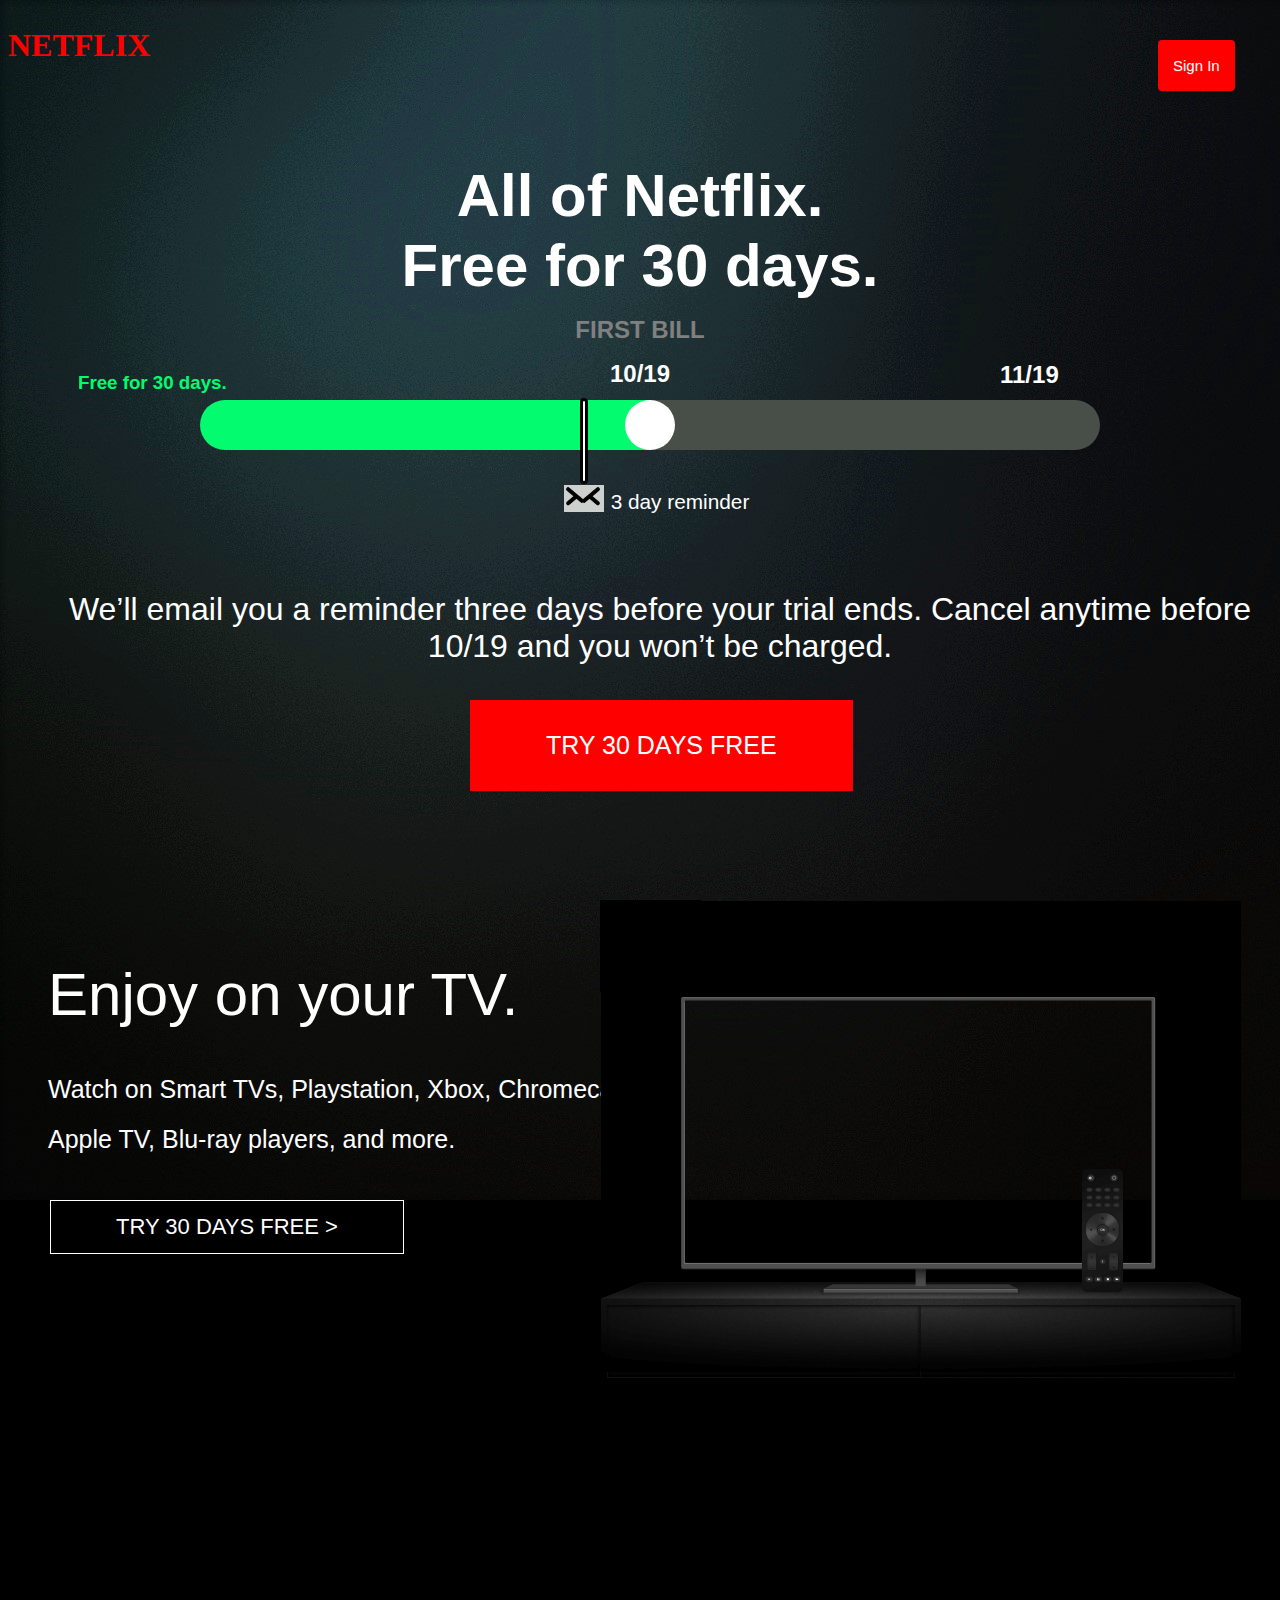
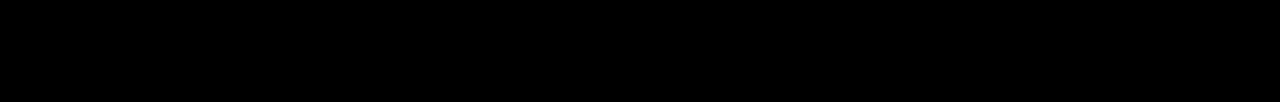
<file: index.html>
<!DOCTYPE html>
<html lang="en">
<head>
    <title>Static Layout Project</title>
    <h2>NETFLIX</h2>
    <link rel="stylesheet" href="main2.css">
</head>
<body>
    <div class="section1">
        <a href="undefined" class="myButton" >Sign In</a>
        <h1>All of Netflix.</h1>
        <h1>Free for 30 days.</h1>
        <h3>Free for 30 days.</h3>
        <h4>FIRST BILL</h4>
        <h5>10/19</h5>
        <h6>11/19</h6>
    
        <ul>
            <li>
                <p class="mailReminder">3 day reminder</p>
                <p class="paragraph">We’ll email you a reminder three days before your trial ends. Cancel anytime before 10/19 and you won’t be charged.</p>
            </li>
        </ul>
        <a href="undefined" target="/blank" class="myButton2">TRY 30 DAYS FREE</a>
        <div class="greenBar"></div>
        <div class="circle"></div>
        <div class="darkGrayBar"></div>
        <div class="dividerLine"></div>
        <div class="mailBox"></div>
        <div class="lineOne"></div>
        <div class="lineTwo"></div>
        <div class="lineThree"></div>
        <div class="lineFour"></div>
        
    </div>
    <div>
            <a href="undefined" target="/blank" class="myButton3">TRY 30 DAYS FREE ></a>
      <ul>
          <li>
              <p class="title2">Enjoy on your TV.</p>
              <p class="sentence1">Watch on Smart TVs, Playstation, Xbox, Chromecast,</p>
              <p class="sentence2">Apple TV, Blu-ray players, and more.</p>
          </li>
      </ul>  
      <div class="tvBox"><img src="./pictures/tv.png"></div>
        <video class="tvVideo">
            <source src="https://assets.nflxext.com/ffe/siteui/acquisition/ourStory/fuji/desktop/video-tv-0819.m4v">
        </video>
    </div>
    <div class="blackBackground"></div>
        <br>
        <br>


</body>
</html>
</file>
<file: main2.css>
html{
    background-image: url(./pictures/darkBlurryImage2.jpg);
    height: 100%;
    background-repeat: no-repeat;
    background-color: black;
}
body{
    margin: 15;
    padding: 15;
    height: 100%;
}
h2{
    color: red;
    font-size: 200%
}
.myButton {
	background-color:red;
	-moz-border-radius:4px;
	-webkit-border-radius:4px;
	border-radius:4px;
	display:inline-block;
	cursor:pointer;
	color:#ffffff;
	font-family:Arial;
	font-size:15px;
	padding:17px 15px;
	text-decoration:none;
    text-shadow:0px 1px 0px #f02213;
    position: relative;
    left: 1150px;
    top: -50px;
}
.myButton:hover {
	background-color:#eb675e;
}

h1{
    color: white;
    text-align: center;
    font-size: 60px;
    font-family: 'Gill Sans', 'Gill Sans MT', Calibri, 'Trebuchet MS', sans-serif;
    line-height: .5;
}
h3{
    color: #03fc6f;
    position: relative;
    top: 50px;
    left: 70px;
    font-family: 'Gill Sans', 'Gill Sans MT', Calibri, 'Trebuchet MS', sans-serif;
}
h4{
    color: gray;
    text-align: center;
    position: relative;
    font-family: 'Gill Sans', 'Gill Sans MT', Calibri, 'Trebuchet MS', sans-serif;
    top: -60px;
    font-size: 150%;
}
.greenBar{
width: 450px;
height: 50px;
background-color: #03fc6f;
position: absolute;
left: 200px;
top: 400px;
border-radius: 30px 0 0 30px;
}
.darkGrayBar{
    width: 450px;
    height: 50px;
    background-color: #484f49;
    position: absolute;
    left: 650px;
    top: 400px;
    border-radius: 0 30px 30px 0;
}
.circle{
    width: 50px;
    height: 50px;
    background-color: white;
    border-radius: 50%;
    position: absolute;
    left: 625px;
    top: 400px;
    z-index: 1;
}
h5{
    color: white;
    position: absolute;
    left: 610px;
    top: 320px;
    font-size: 150%;
    font-family: 'Gill Sans', 'Gill Sans MT', Calibri, 'Trebuchet MS', sans-serif;
}
h6{
    color: white;
    position: absolute;
    left: 1000px;
    top: 305px;
    font-size: 150%;
    font-family: 'Gill Sans', 'Gill Sans MT', Calibri, 'Trebuchet MS', sans-serif;
}
.dividerLine{
    width: 2px;
    height: 80px;
    border: solid 3px black;
    border-radius: 5px;
    background-color: white;
    position: absolute;
    left: 580px;
    top: 398px;
}
.mailBox{
    width: 38px;
    height: 25px;
    border: solid 1px #cdd1ce;
    background-color: #cdd1ce;
    position: absolute;
    left: 564px;
    top: 485px;
}
.lineOne{
width: 2px;
height: 20px;
border: solid 1px black;
border-radius: 5px;
background-color: black;
position: absolute;
left: 573px;
top: 484px;
transform: rotate(-50deg);
}
.lineTwo{
    width: 2px;
height: 20px;
border: solid 1px black;
border-radius: 5px;
background-color: black;
position: absolute;
left: 589px;
top: 484px;
transform: rotate(50deg);
}
.lineThree{
    width: 2px;
height: 12px;
border: solid 1px black;
border-radius: 5px;
background-color: black;
position: absolute;
left: 570px;
top: 493px;
transform: rotate(50deg); 
}
.lineFour{
    width: 2px;
    height: 12px;
    border: solid 1px black;
    border-radius: 5px;
    background-color: black;
    position: absolute;
    left: 592px;
    top: 493px;
    transform: rotate(-50deg);
}

ul{
    list-style-type: none;
    color: white;
}
.mailReminder{
    text-align: center;
    position: relative;
    top: 55px;
    left: 20px;
    font-family: 'Gill Sans', 'Gill Sans MT', Calibri, 'Trebuchet MS', sans-serif;
    font-size: 130%;
}
.paragraph{
    text-align: center;
    position: relative;
    top: 100px;
    font-family: 'Gill Sans', 'Gill Sans MT', Calibri, 'Trebuchet MS', sans-serif;
    font-size: 200%;
}
.myButton2 {
	-moz-box-shadow:inset 0px 39px 0px -24px red;
	-webkit-box-shadow:inset 0px 39px 0px -24px red;
	box-shadow:inset 0px 39px 0px -24px red;
	background-color: red;
	display:inline-block;
	cursor:pointer;
	color:#ffffff;
	font-family:Arial;
	font-size:25px;
	padding:31px 76px;
	text-decoration:none;
    text-shadow:0px 1px 0px #f71808;
    position: absolute;
    left:470px;
    top: 700px;
}
.myButton2:hover {
	background-color:#eb675e;
}
.myButton3 {
	-moz-box-shadow:inset 0px 0px 0px -24px black;
	-webkit-box-shadow:inset 0px 0px 0px -24px black;
	box-shadow:inset 0px 0px 0px -24px black;
    background-color:black;
    border: solid 1px white;
	display:inline-block;
	cursor:pointer;
	color:#ffffff;
	font-family:Arial;
	font-size:22px;
	padding:13px 65px;
	text-decoration:none;
    text-shadow:0px 1px 0px black;
    position: absolute;
    top: 1200px;
    left: 50px;
    z-index: 2;
}

.title2{
    color: white;
    font-size: 60px;
    font-family: 'Gill Sans', 'Gill Sans MT', Calibri, 'Trebuchet MS', sans-serif;
    position: absolute;
    top: 900px;
}
.sentence1{
    color: white;
    font-size: 25px;
    font-family: 'Gill Sans', 'Gill Sans MT', Calibri, 'Trebuchet MS', sans-serif;
    position: absolute;
    top: 1050px;
}
.sentence2{
    color: white;
    font-size: 25px;
    font-family: 'Gill Sans', 'Gill Sans MT', Calibri, 'Trebuchet MS', sans-serif;
    position: absolute;
    top: 1100px;
}
.tvBox{
    border: solid 1px black;
    width: 100px;
    height:90px;
    position: absolute;
    left: 600px;
    top: 900px;
}
.tvVideo{
    width: 470px;
    height: 600px;
    position: absolute;
    left: 683px;
    top:835px;
    z-index: -1;
}
.blackBackground{
    width: 500px;
    height: 500px;
    border: solid 1px black;
    background-color: black;
    position: absolute;
    top: 1200px;
    z-index: 1;
}
</file>
